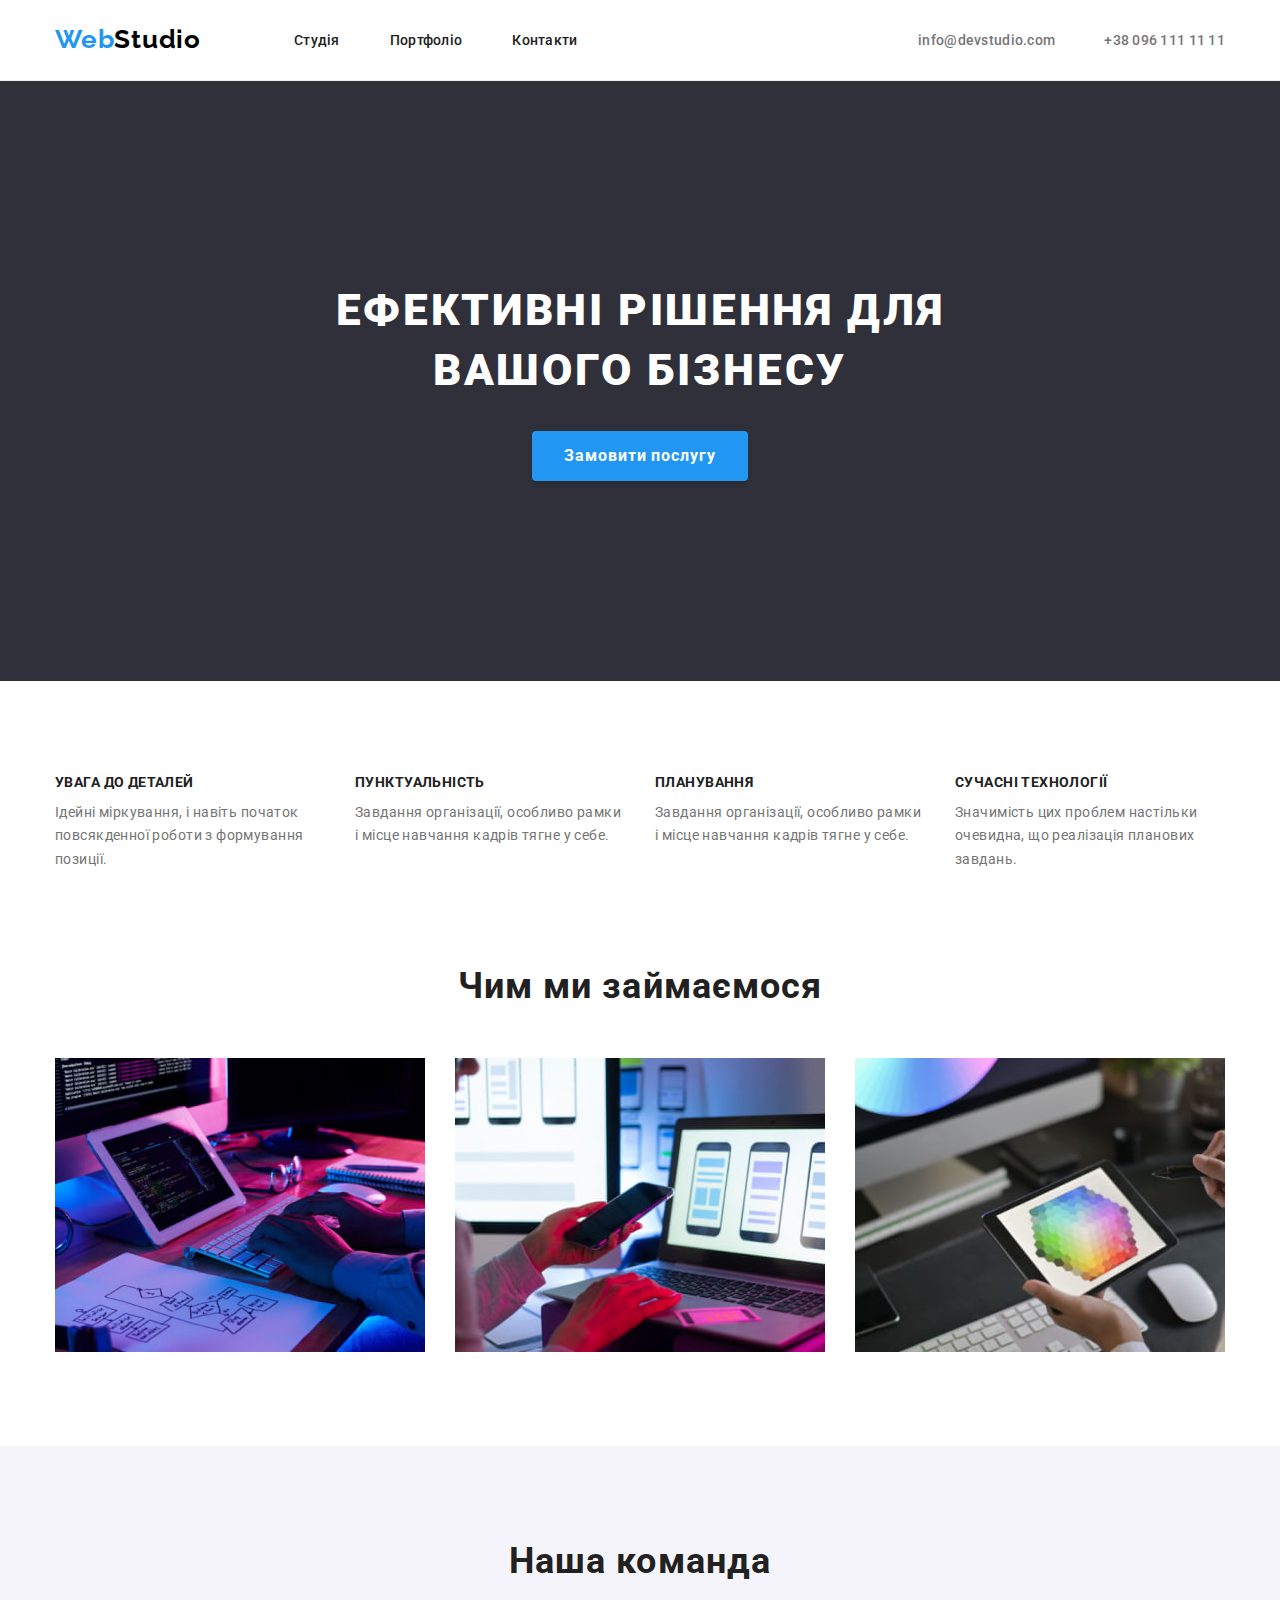
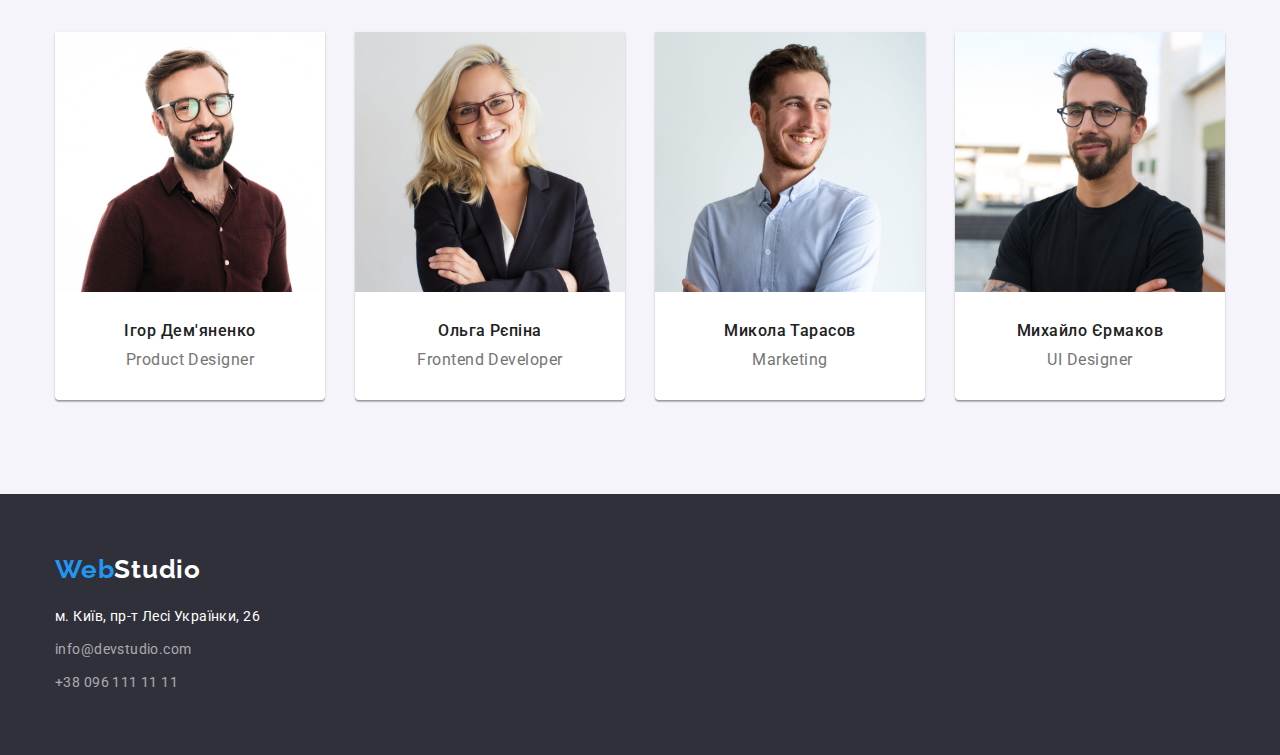
<file: index.html>
<!DOCTYPE html>
<html lang="uk">
<head>
    <meta charset="UTF-8">
    <meta http-equiv="X-UA-Compatible" content="IE=edge">
    <meta name="viewport" content="width=device-width, initial-scale=1.0">
    <link rel="preconnect" href="https://fonts.googleapis.com">
    <link rel="preconnect" href="https://fonts.gstatic.com" crossorigin>
    <link href="https://fonts.googleapis.com/css2?family=Raleway:wght@700&family=Roboto:wght@400;500;700;900&display=swap"
        rel="stylesheet">
    <link rel="stylesheet" href="https://cdnjs.cloudflare.com/ajax/libs/modern-normalize/1.1.0/modern-normalize.min.css">
    <link rel="stylesheet" href="./css/style.css">
    <title>WebStudio</title>
</head>
<body>
    <header class="header">
        <div class="container header-container">
            <nav class="header-nav">
                <a class="logo" href="./index.html"><span class="logoweb">Web</span>Studio</a>
            
            <ul class="header-list list">
                <li class="header-item"><a class="header-link link" href="./index.html">Студія</a></li>
                <li class="header-item"><a class="header-link link" href="./portfolio.html">Портфоліо</a></li>
                <li class="header-item"><a class="header-link link" href="#">Контакти</a></li>
            </ul>
    
            </nav>

            <ul class="header-mailphone list">
                    <li class="header-mail"><a href="mailto:info@devstudio.com" class="contact_link link">info@devstudio.com</a></li>
                    <li class="header-phone"><a href="tel:+380961111111" class="contact_link link">+38 096 111 11 11</a></li>
            </ul>
            
        </div>
        
    </header>
    <main>
        <section class="hero section">
            <div class="container hero-container">
               <h1 class="hero-title">Ефективні рішення для вашого бізнесу</h1>
               <button type="button" class="hero-button btn">Замовити послугу</button>
            </div>
            
        </section>

        <section class="benefits section">
            <div class="container benefits-container">
                <h2 class="visually-hidden">Наші переваги</h2>
                <ul class="benefits-list list">
                    <li class="benefits-item">
                        <h3 class="benefits-title">увага до деталей</h3>
                        <p class="benefits-text">Ідейні міркування, і навіть початок повсякденної роботи з формування позиції.</p>
                    </li>
                    <li class="benefits-item">
                        <h3 class="benefits-title">пунктуальність</h3>
                        <p class="benefits-text">Завдання організації, особливо рамки і місце навчання кадрів тягне у себе.</p>
                    </li>
                    <li class="benefits-item">
                        <h3 class="benefits-title">планування</h3>
                        <p class="benefits-text">Завдання організації, особливо рамки і місце навчання кадрів тягне у себе.</p>
                    </li>
                    <li class="benefits-item">
                        <h3 class="benefits-title">сучасні технології</h3>
                        <p class="benefits-text">Значимість цих проблем настільки очевидна, що реалізація планових завдань.</p>
                    </li>
                </ul>
            </div>
            
        </section>

        <section class="task section">
            <div class="container">
                <h2 class="task-title">Чим ми займаємося</h2>
            <ul class="task-list list">
                <li class="task-item"><img src="./images/box1.jpg" alt="друк на клавіатурі" width="370"></li>
                <li class="task-item"><img src="./images/box2.jpg" alt="вибір інтерфейсу для смартфона" width="370"></li>
                <li class="task-item"><img src="./images/box3.jpg" alt="вибір RGB кольору" width="370"></li>
            </ul>
            </div>
            
        </section>

        <section class="team section">
            <div class="container">
                <h2 class="team-title">Наша команда</h2>
            <ul class="team-list list">
                <li class="team-item">
                    <img src="./images/img1.jpg" alt="фото співробітніка" width="270">
                    <h3 class="team-item-title">Ігор Дем'яненко</h3>
                    <p class="team-text">Product Designer</p>
                </li>
                <li class="team-item">
                    <img src="./images/img2.jpg" alt="фото співробітніка" width="270">
                    <h3 class="team-item-title">Ольга Рєпіна</h3>
                    <p class="team-text">Frontend Developer</p>
                </li>
                <li class="team-item">
                    <img src="./images/img3.jpg" alt="фото співробітніка" width="270">
                    <h3 class="team-item-title">Микола Тарасов</h3>
                    <p class="team-text">Marketing</p>
                </li>
                <li class="team-item">
                    <img src="./images/img4.jpg" alt="фото співробітніка" width="270">
                    <h3 class="team-item-title">Михайло Єрмаков</h3>
                    <p class="team-text">UI Designer</p>
                </li>
            </ul>
            </div>
            
        </section>

    </main>

    <footer class="footer">
        <div class="container footer-container">
            <a class="footer-link link" href="./index.html"> <span class="footer-web">Web</span>Studio</a>
        <address class="footer-address">
           <ul class="footer-list list">
            <li class="footer-item"><a class="footer-link-map link" href="https://goo.gl/maps/atE44bWnJjtFgui2A" target="_blank" rel="noopener noreferrer nofollow">м. Київ, пр-т Лесі Українки, 26</a></li>
            <li class="footer-item"><a href="mailto:info@devstudio.com" class="footer-contact_link link">info@devstudio.com</a></li>
            <li class="footer-item"><a href="tel:+380961111111" class="footer-contact_link link">+38 096 111 11 11</a></li>
           </ul> 
        </address>
        </div>
        
    </footer>
    
</body>

</html>
</file>
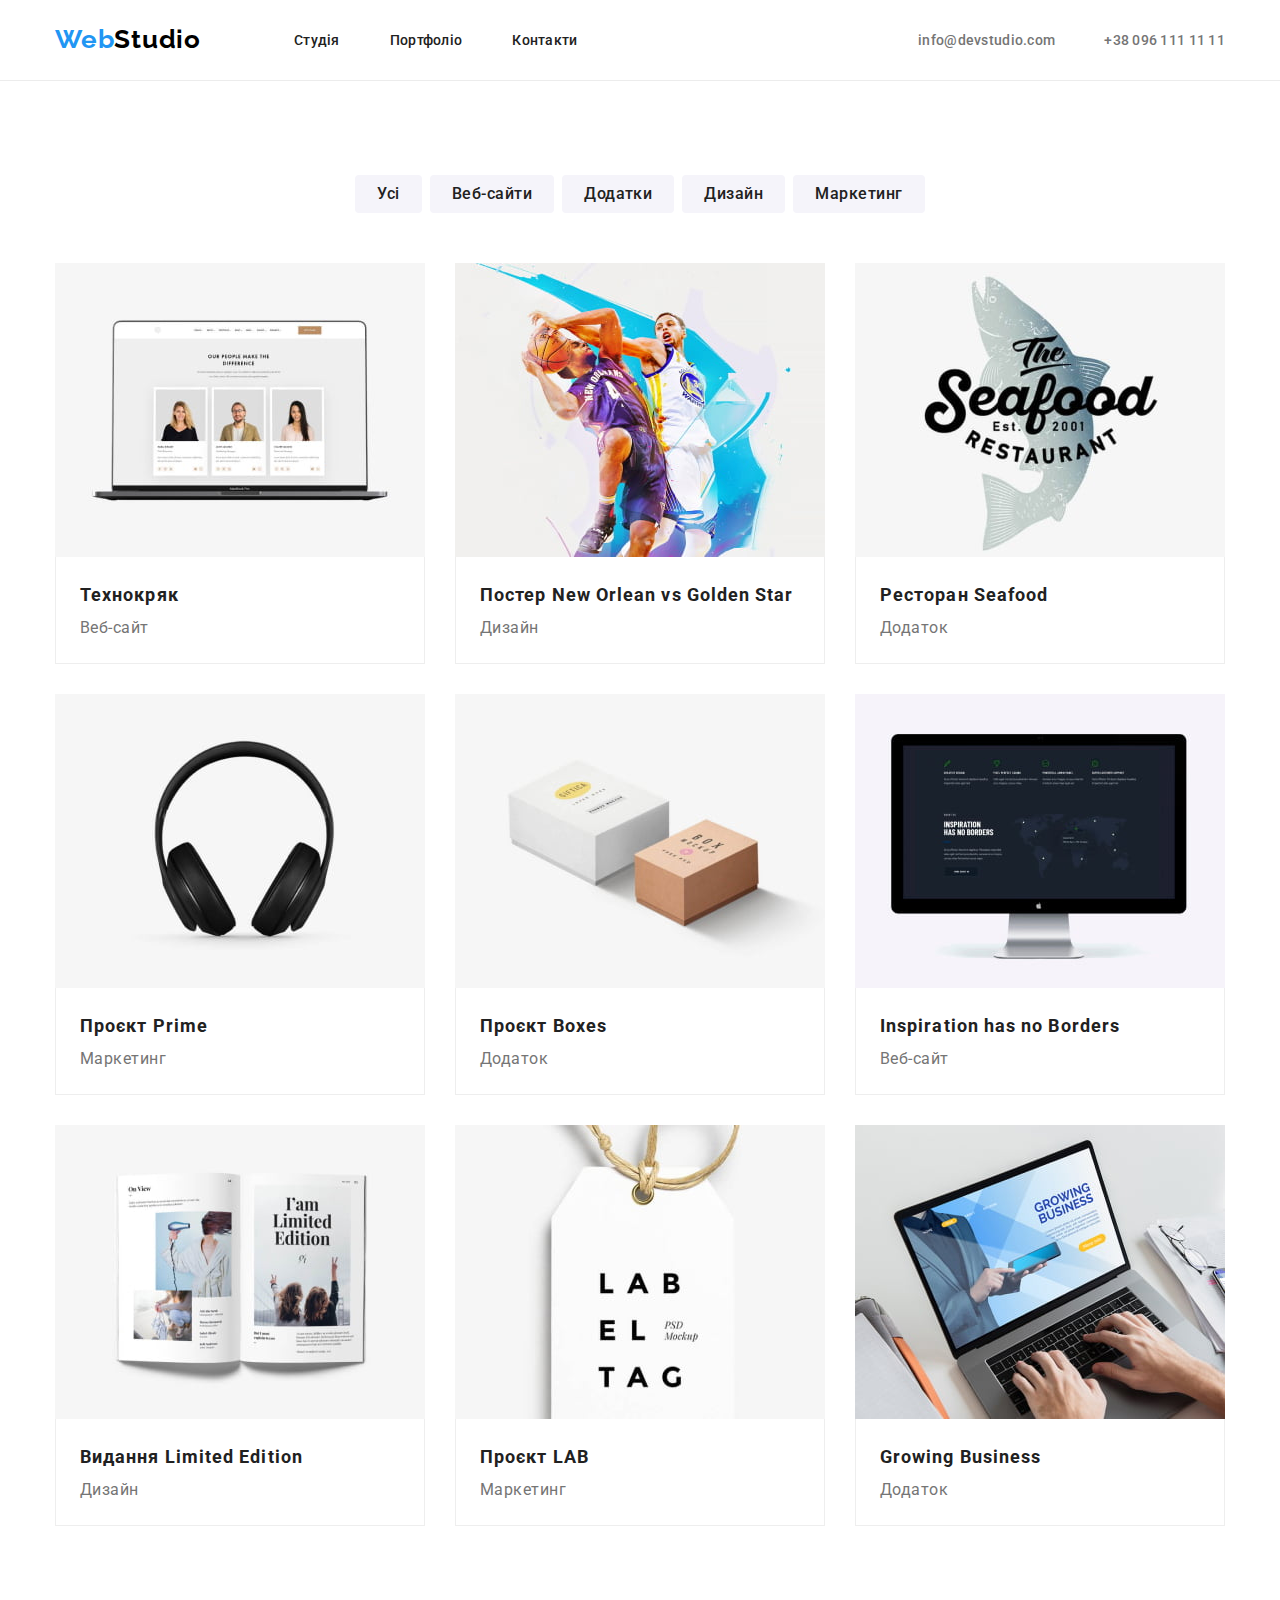
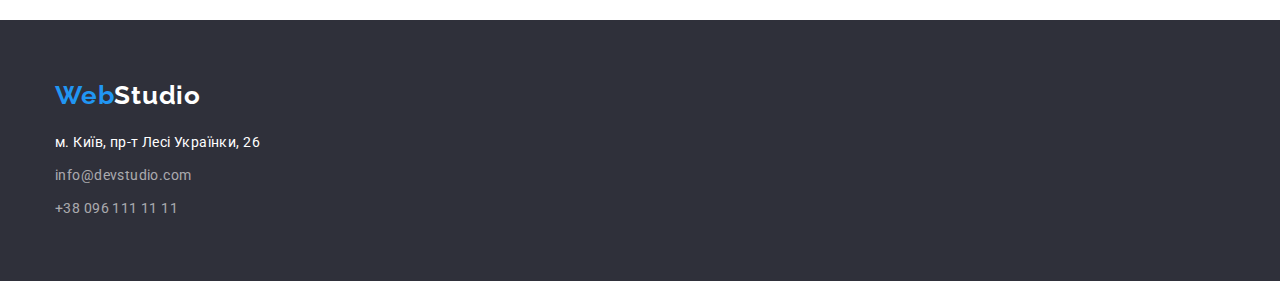
<file: portfolio.html>
<!DOCTYPE html>
<html lang="uk">
<head>
    <meta charset="UTF-8">
    <meta http-equiv="X-UA-Compatible" content="IE=edge">
    <meta name="viewport" content="width=device-width, initial-scale=1.0">
    <link rel="preconnect" href="https://fonts.googleapis.com">
    <link rel="preconnect" href="https://fonts.gstatic.com" crossorigin>
    <link href="https://fonts.googleapis.com/css2?family=Raleway:wght@700&family=Roboto:wght@400;500;700;900&display=swap"
        rel="stylesheet">
    <link rel="stylesheet" href="https://cdnjs.cloudflare.com/ajax/libs/modern-normalize/1.1.0/modern-normalize.min.css">
    <link rel="stylesheet" href="./css/style.css">
    <title>Portfolio</title>
</head>
<body>
    <header class="header">
        <div class="container header-container">
            <nav class="header-nav">
                <a class="logo" href="./index.html"><span class="logoweb">Web</span>Studio</a>
            
            <ul class="header-list list">
                <li class="header-item"><a class="header-link link" href="./index.html">Студія</a></li>
                <li class="header-item"><a class="header-link link" href="./portfolio.html">Портфоліо</a></li>
                <li class="header-item"><a class="header-link link" href="#">Контакти</a></li>
            </ul>
    
            </nav>

            <ul class="header-mailphone list">
                    <li class="header-mail"><a href="mailto:info@devstudio.com" class="contact_link link">info@devstudio.com</a></li>
                    <li class="header-phone"><a href="tel:+380961111111" class="contact_link link">+38 096 111 11 11</a></li>
            </ul>
            
        </div>
        
    </header>
        <section class="filters">
            <div class="container">
                <ul class="filters-list list">
                    <li class="filters-item"><button type="button" class="button btn">Усі</button></li>
                    <li class="filters-item"><button type="button" class="button btn">Веб-сайти</button></li>
                    <li class="filters-item"><button type="button" class="button btn">Додатки</button></li>
                    <li class="filters-item"><button type="button" class="button btn">Дизайн</button></li>
                    <li class="filters-item"><button type="button" class="button btn">Маркетинг</button></li>
                </ul>
    
                <ul class="portfolio-list list">
                    <li class="portfolio-item">
                        <a class="link link-portfolio" href="#">
                            <img src="./images/portfolio1.jpg" alt="image" width="370">
                            <div class="portfolio-title-text">
                                <h2 class="portfolio-title">Технокряк</h2>
                                <p class="portfolio-text">Веб-сайт</p>
                            </div>
                        </a>
                    </li>
                    <li class="portfolio-item">
                        <a class="link link-portfolio" href="#">
                            <img src="./images/portfolio2.jpg" alt="image" width="370">
                            <div class="portfolio-title-text">
                                <h2 class="portfolio-title">Постер New Orlean vs Golden Star</h2>
                                <p class="portfolio-text">Дизайн</p>
                            </div>
                        </a>
                    </li>
                    <li class="portfolio-item">
                        <a class="link link-portfolio" href="#">
                            <img src="./images/portfolio3.jpg" alt="image" width="370">
                            <div class="portfolio-title-text">
                                <h2 class="portfolio-title">Ресторан Seafood</h2>
                                <p class="portfolio-text">Додаток</p>
                            </div>
                        </a>
                    </li>
                    <li class="portfolio-item">
                        <a class="link link-portfolio" href="#">
                            <img src="./images/portfolio4.jpg" alt="image" width="370">
                            <div class="portfolio-title-text">
                                <h2 class="portfolio-title">Проєкт Prime</h2>
                                <p class="portfolio-text">Маркетинг</p>
                            </div>
                        </a>
                    </li>
                    <li class="portfolio-item">
                        <a class="link link-portfolio" href="#">
                            <img src="./images/portfolio5.jpg" alt="image" width="370">
                            <div class="portfolio-title-text">
                                <h2 class="portfolio-title">Проєкт Boxes</h2>
                                <p class="portfolio-text">Додаток</p>
                            </div>
                        </a>
                    </li>
                    <li class="portfolio-item">
                        <a class="link link-portfolio" href="#">
                            <img src="./images/portfolio6.jpg" alt="image" width="370">
                            <div class="portfolio-title-text">
                                <h2 class="portfolio-title">Inspiration has no Borders</h2>
                                <p class="portfolio-text">Веб-сайт</p>
                            </div>
                        </a>
                    </li>
                    <li class="portfolio-item">
                        <a class="link link-portfolio" href="#">
                            <img src="./images/portfolio7.jpg" alt="image" width="370">
                            <div class="portfolio-title-text">
                                <h2 class="portfolio-title">Видання Limited Edition</h2>
                                <p class="portfolio-text">Дизайн</p>
                            </div>
                        </a>
                    </li>
                    <li class="portfolio-item">
                        <a class="link link-portfolio" href="#">
                            <img src="./images/portfolio8.jpg" alt="image" width="370">
                            <div class="portfolio-title-text">
                                <h2 class="portfolio-title">Проєкт LAB</h2>
                                <p class="portfolio-text">Маркетинг</p>
                            </div>
                        </a>
                    </li>
                    <li class="portfolio-item">
                        <a class="link link-portfolio" href="#">
                            <img src="./images/portfolio9.jpg" alt="image" width="370">
                            <div class="portfolio-title-text">
                                <h2 class="portfolio-title">Growing Business</h2>
                                <p class="portfolio-text">Додаток</p>
                            </div>
                        </a>
                    </li>
                </ul>
            </div>
        </section>

        <footer class="footer">
            <div class="container footer-container">
                <a class="footer-link link" href="./index.html"> <span class="footer-web">Web</span>Studio</a>
            <address class="footer-address">
               <ul class="footer-list list">
                <li class="footer-item"><a class="footer-link-map link" href="https://goo.gl/maps/atE44bWnJjtFgui2A" target="_blank" rel="noopener noreferrer nofollow">м. Київ, пр-т Лесі Українки, 26</a></li>
                <li class="footer-item"><a href="mailto:info@devstudio.com" class="footer-contact_link link">info@devstudio.com</a></li>
                <li class="footer-item"><a href="tel:+380961111111" class="footer-contact_link link">+38 096 111 11 11</a></li>
               </ul> 
            </address>
            </div>
            
        </footer>

    
</body>
</html>
</file>
<file: css/style.css>
p,
h1,
h2,
h3,
h4,
h5,
h6 {
    margin: 0;
}

ul, ol {
    margin: 0;
    padding-left: 0;
}

img {
    display: block;
    max-width: 100%;
    height: auto;
}

body {
    margin: 0;
    font-family: 'Roboto', sans-serif;
    color: var(--main-color);
    background: var(--second-color);
}

.html {
    box-sizing: border-box;
} 



:root {
    --main-color: #212121;
    --paragraph-color: #757575;
    --accent-color: #2196F3;
    --second-color: #FFFFFF;
    --dark-color: #000000;
    --herobackground-color: #2F303A;
    --teambackground-color: #F5F4FA;
    --footerbackground-color: #2F303A;
    --backgroundactive-button:  #188CE8;
    --backgroundpassive-button: #F5F4FA;
 }


.list {
    list-style: none;
}

.link {
    text-decoration: none;
}
/* -------HEADER------- */


.header {
    border-bottom: 1px solid #ECECEC;
}

.logo {
    padding-top: 24px;
    padding-bottom: 25px;
}

.container {
    width: 1200px;
    margin: 0 auto;
    padding: 0 15px;
}


.header-container {
    display: flex;
}

.header-list {
    display: flex;
    gap: 50px;
    align-items: center;
}


.header-nav {
    display: flex; 
}

.logo {
    font-family: "Raleway", sans-serif;
    font-weight: 700;
    font-size: 26px;
    line-height: 1.19;
    letter-spacing: 0.03em;
    color:var(--dark-color);
    text-decoration: none;
}

.logoweb {
    color: var(--accent-color);
}

.header-list {
    margin-left: 93px;
    gap: 50px;
}

.header-mailphone {
    display: flex;
    margin-left: auto;
    gap: 49px;
    align-items: center;
}

.header-link:hover,
.header-link:focus,
.contact_link:hover,
.contact_link:focus {
    color: var(--accent-color)
}


.header-link {
    font-weight: 500;
    font-size: 14px;
    line-height: 1.14;
    letter-spacing: 0.02em;
    color: var(--main-color);
}

.contact_link {
    font-weight: 500;
    font-size: 14px;
    line-height: 1.14;
    letter-spacing: 0.02em;
    color: var(--paragraph-color);
}

/* -------HERO------- */

.hero {
    background: var(--herobackground-color);
    padding-top: 200px;
    padding-bottom: 200px;
}


.hero-title {
    font-weight: 900;
    font-size: 44px;
    line-height: 1.36;
    text-align: center;
    letter-spacing: 0.06em;
    text-transform: uppercase;
    color: #FFFFFF;
    max-width: 696px;
    margin: 0 auto;
    margin-bottom: 30px;
}

.hero-button {
    font-weight: 700;
    font-size: 16px;
    line-height: 1.88;
    display: block;
    align-items: center;
    text-align: center;
    letter-spacing: 0.06em;
    color: var(--second-color);
    cursor: pointer;
    background: var(--accent-color);
    box-shadow: 0px 4px 4px rgba(0, 0, 0, 0.15);
    border-radius: 4px;
    min-width: 216px;
    height: 50px;
    margin: 0 auto;
}

.hero-button:hover,
.hero-button:focus {
    background: var(--backgroundactive-button);
    box-shadow: 0px 4px 4px rgba(0, 0, 0, 0.15);
    border-radius: 4px;
}

.btn {
    font-family: inherit;
    border: none;
}

/* -------BENEFITS------- */

.benefits {
    padding-top: 94px;
    padding-bottom: 94px;
}


.visually-hidden {
    position: absolute;
    white-space: nowrap;
    width: 1px;
    height: 1px;
    overflow: hidden;
    border: 0;
    padding: 0;
    clip: rect(0 0 0 0);
    clip-path: inset(50%);
    margin: -1px;
}

.benefits-list {
    display: flex;
    justify-content: space-between;
}

.benefits-item {
    width: 270px;
}

.benefits-title {
    margin-bottom: 10px;
    font-weight: 700;
    font-size: 14px;
    line-height: 1.14;
    letter-spacing: 0.03em;
    text-transform: uppercase;
    color: var(--main-color)
}

.benefits-text {
    font-size: 14px;
    line-height: 1.71;
    letter-spacing: 0.03em;
    color: var(--paragraph-color);
}

/* -------TASK------- */

.task {
    padding-bottom: 94px;
}

.task-title {
    margin-bottom: 50px;
    font-weight: 700;
    font-size: 36px;
    line-height: 1.16;
    text-align: center;
    letter-spacing: 0.03em;
    color: var(--main-color);
}

.task-list {
    display: flex;
    justify-content: center;
    gap: 30px;
}



/* -------TEAM------- */

.team {
    background: var(--teambackground-color);
    padding-bottom: 94px;
    padding-top: 94px;
}

.team-title {
    margin-bottom: 50px;
    font-weight: 700;
    font-size: 36px;
    line-height: 42px;
    text-align: center;
    letter-spacing: 0.03em;
    color: var(--main-color);
}

.team-list {
    display: flex;
    
}


.team-item {
    background: var(--second-color);
    box-shadow: 0px 1px 3px rgba(0, 0, 0, 0.12), 0px 1px 1px rgba(0, 0, 0, 0.14), 0px 2px 1px rgba(0, 0, 0, 0.2);
    border-radius: 0px 0px 4px 4px;
    margin-right: 30px;
}
.team-item:last-child {
    margin-right: 0;
}

.team-item-title {
    margin-top: 30px;
    margin-bottom: 10px;
    font-weight: 500;
    font-size: 16px;
    line-height: 1.18;
    text-align: center;
    letter-spacing: 0.03em;
    color: var(--main-color);
}

.team-text {
    padding-bottom: 30px;
    font-size: 16px;
    line-height: 1.18;
    text-align: center;
    letter-spacing: 0.03em;
    color: var(--paragraph-color);
}

/* --------FOOTER------- */

.footer {
    background: var(--footerbackground-color);
    padding-top: 60px;
    padding-bottom: 60px;
}


.footer-link {
    font-family: "Raleway", sans-serif;
    font-weight: 700;
    font-size: 26px;
    line-height: 1.19;
    letter-spacing: 0.03em;
    color: var(--second-color);
    margin-bottom: 20px;
}

.footer-web {
    color:var(--accent-color);
}

.footer-address {
    font-style: normal;
    margin-top: 20px;
}


.footer-item:not(:last-child){
    margin-bottom: 9px;
}


.footer-link-map {
    font-size: 14px;
    line-height: 1.71;
    letter-spacing: 0.03em;
    color: var(--second-color);
}

.footer-contact_link {
    font-size: 14px;
    line-height: 1.71;
    letter-spacing: 0.03em;
    color: rgba(255, 255, 255, 0.6);
}

.footer-link-map:hover,
.footer-link-map:focus,
.footer-contact_link:hover,
.footer-contact_link:focus {
    color: var(--accent-color)
}


/* -------PORTFOLIO------- */

.filters {
    padding-top: 94px;
    padding-bottom: 94px;
}

.filters-list {
    display: flex;
    justify-content: center;
    gap: 8px;
    margin-bottom: 50px;
}


.button {
    padding: 6px 22px;
    border-radius: 4px;
    font-weight: 500;
    font-size: 16px;
    line-height: 1.62;
    text-align: center;
    letter-spacing: 0.03em;
    color:var(--main-color);
    background: var(--backgroundpassive-button)
}

.button:hover,
.button:focus {
    background: var(--accent-color);
    box-shadow: 0px 3px 1px rgba(0, 0, 0, 0.1), 0px 1px 2px rgba(0, 0, 0, 0.08), 0px 2px 2px rgba(0, 0, 0, 0.12);
    border-radius: 4px;
    color:var(--second-color);
    cursor: pointer;
}

.portfolio-list {
    display: flex;
    flex-wrap: wrap;
    gap: 30px;
}

.portfolio-item {
    flex-basis: calc((100% - 60px) / 3);
    background: #FFFFFF;
    gap: 30px;
}

/* 
.portfolio-item:nth-child(3n) {
    margin-right: 0;
}

.portfolio-item:nth-last-child(-n+3) {
    margin-bottom: 0;
} */


.portfolio-title {
    font-weight: 700;
    font-size: 18px;
    line-height: 2.0;
    letter-spacing: 0.06em;
    color: var(--main-color)
}

.portfolio-text {
    font-size: 16px;
    line-height: 1.88;
    letter-spacing: 0.03em;
    color: var(--paragraph-color)
}

.portfolio-title-text {
    padding: 20px 24px;
    border: 1px solid #EEEEEE;
    border-top: none;
}
</file>
